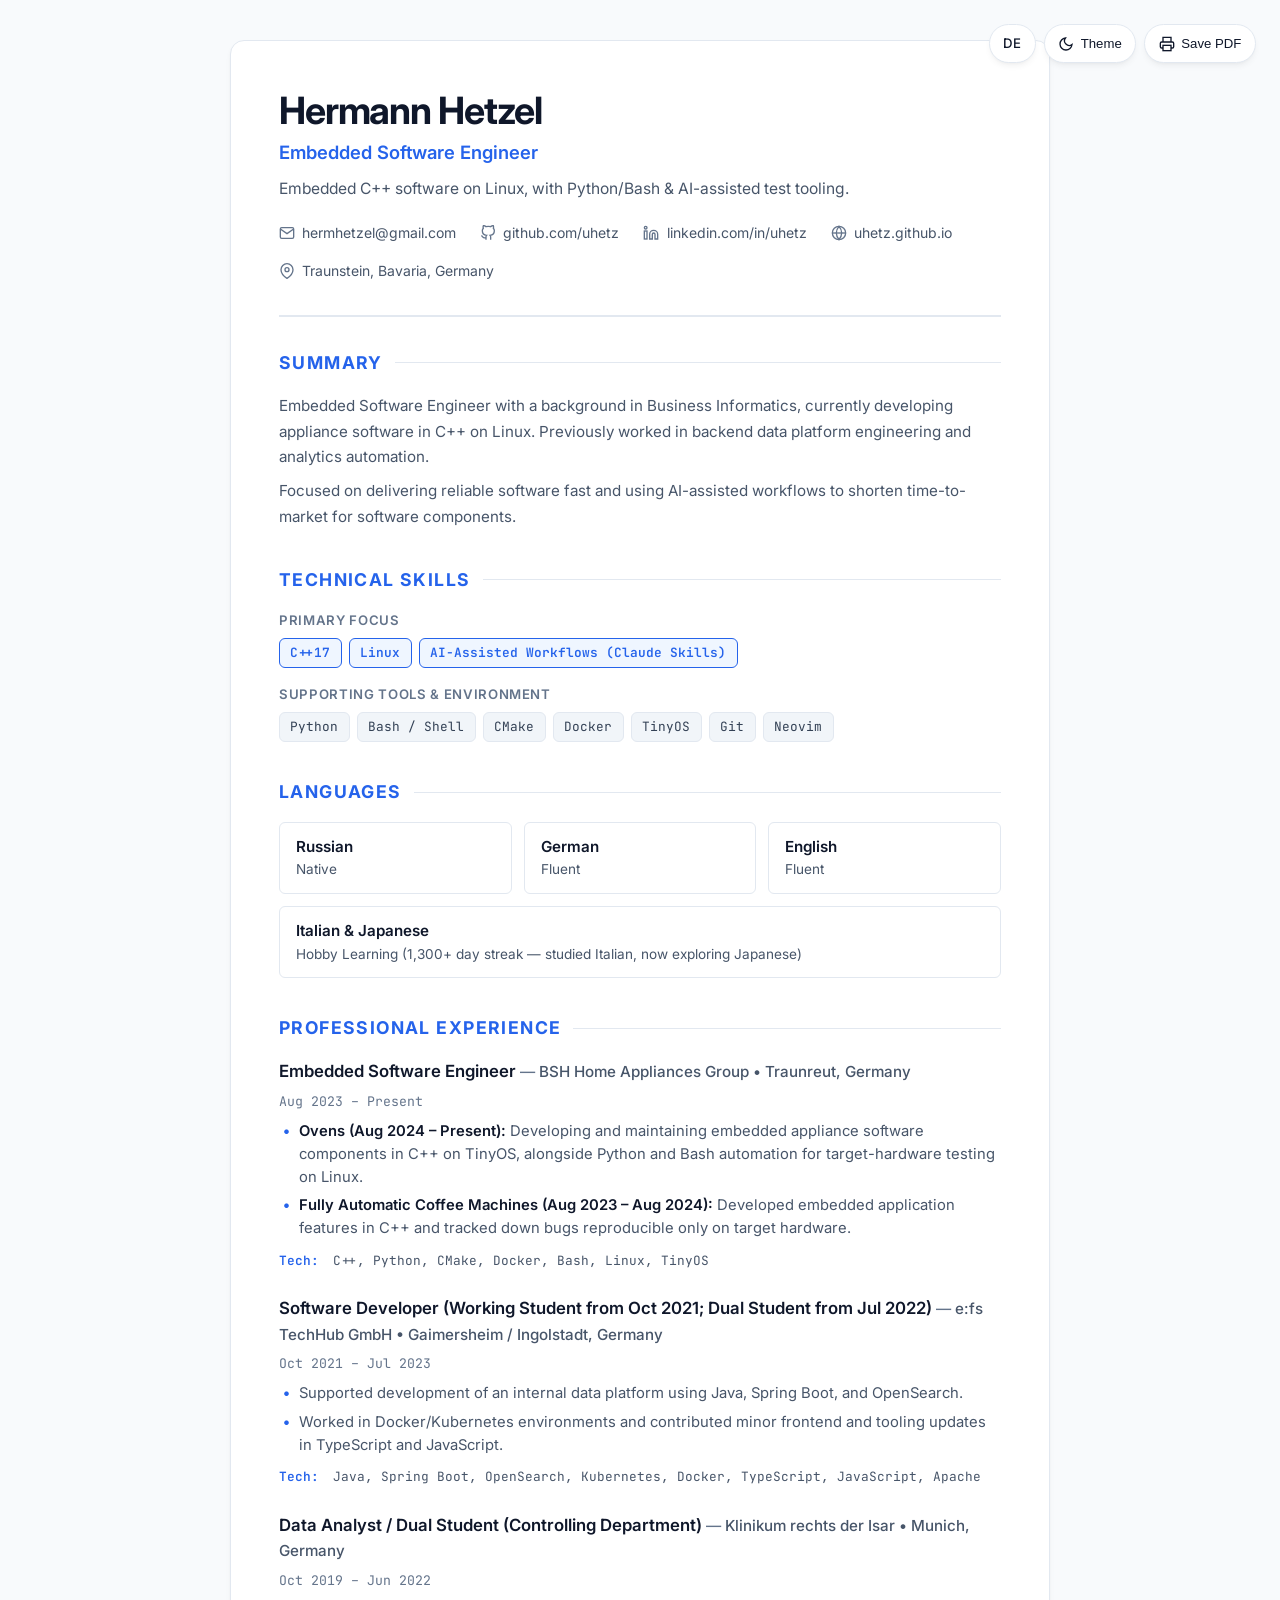
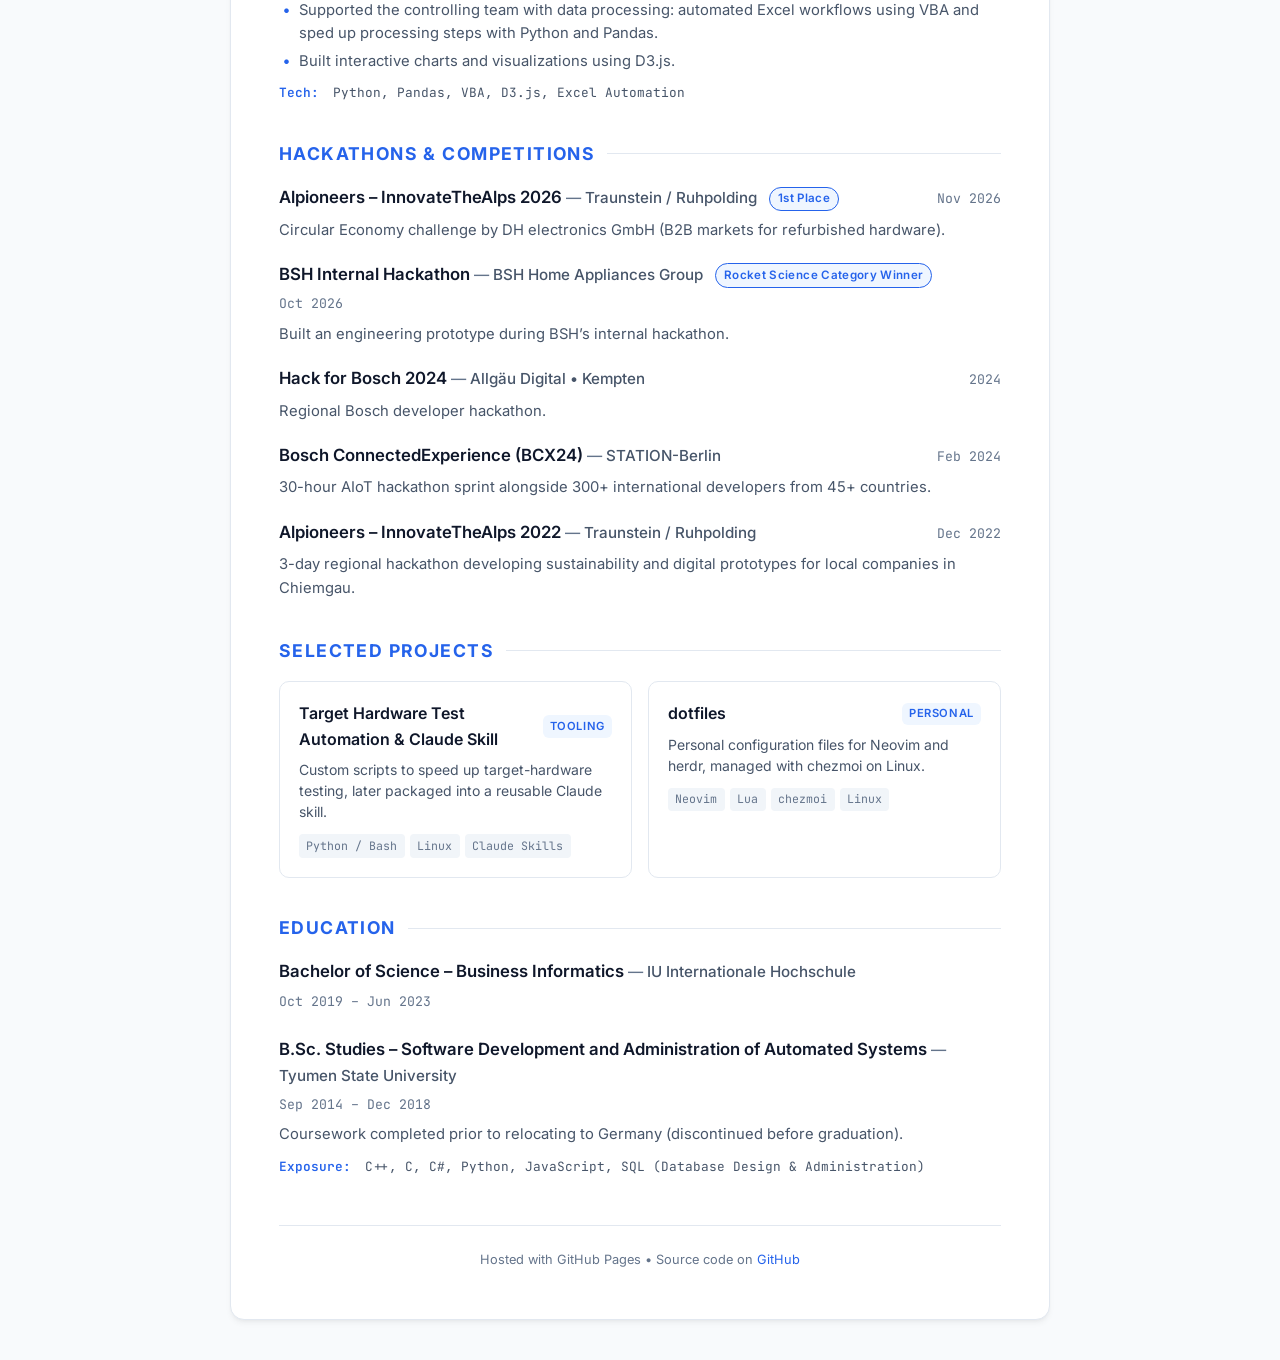
<file: index.html>
<!DOCTYPE html>
<html lang="en">
<head>
  <meta charset="UTF-8">
  <meta name="viewport" content="width=device-width, initial-scale=1.0">
  <title>Hermann Hetzel | CV</title>
  <meta name="description" content="Curriculum Vitae of Hermann Hetzel - Embedded Software Engineer">
  <link rel="stylesheet" href="style.css">
  <link rel="preconnect" href="https://fonts.googleapis.com">
  <link rel="preconnect" href="https://fonts.gstatic.com" crossorigin>
  <link href="https://fonts.googleapis.com/css2?family=Inter:wght@300;400;500;600;700&family=JetBrains+Mono:wght@400;500&display=swap" rel="stylesheet">
</head>
<body>
  <!-- Floating Action Bar for Web Visitors -->
  <aside class="floating-controls no-print" aria-label="Controls">
    <a href="de.html" class="control-btn" title="Auf Deutsch wechseln (DE)" aria-label="Auf Deutsch wechseln">
      <span class="btn-text">DE</span>
    </a>
    <button id="theme-toggle" class="control-btn" title="Toggle theme (Light/Dark)" aria-label="Toggle theme">
      <svg class="sun-icon" viewBox="0 0 24 24" fill="none" stroke="currentColor" stroke-width="2"><circle cx="12" cy="12" r="5"/><path d="M12 1v2M12 21v2M4.22 4.22l1.42 1.42M18.36 18.36l1.42 1.42M1 12h2M21 12h2M4.22 19.78l1.42-1.42M18.36 5.64l1.42-1.42"/></svg>
      <svg class="moon-icon" viewBox="0 0 24 24" fill="none" stroke="currentColor" stroke-width="2"><path d="M21 12.79A9 9 0 1 1 11.21 3 7 7 0 0 0 21 12.79z"/></svg>
      <span class="btn-text">Theme</span>
    </button>
    <button id="print-btn" class="control-btn" onclick="window.print()" title="Print or save as PDF" aria-label="Print or save as PDF">
      <svg viewBox="0 0 24 24" fill="none" stroke="currentColor" stroke-width="2"><polyline points="6 9 6 2 18 2 18 9"/><path d="M6 18H4a2 2 0 0 1-2-2v-5a2 2 0 0 1 2-2h16a2 2 0 0 1 2 2v5a2 2 0 0 1-2 2h-2"/><rect x="6" y="14" width="12" height="8"/></svg>
      <span class="btn-text">Save PDF</span>
    </button>
  </aside>

  <main class="cv-container">
    <!-- Header Section -->
    <header class="cv-header">
      <div class="header-main">
        <h1 class="name">Hermann Hetzel</h1>
        <p class="title">Embedded Software Engineer</p>
        <p class="tagline">Embedded C++ software on Linux, with Python/Bash &amp; AI-assisted test tooling.</p>
      </div>

      <nav class="contact-links" aria-label="Contact Information">
        <a href="mailto:hermhetzel@gmail.com" class="contact-item" title="Email">
          <svg class="icon" viewBox="0 0 24 24" fill="none" stroke="currentColor" stroke-width="2"><path d="M4 4h16c1.1 0 2 .9 2 2v12c0 1.1-.9 2-2 2H4c-1.1 0-2-.9-2-2V6c0-1.1.9-2 2-2z"/><polyline points="22,6 12,13 2,6"/></svg>
          <span>hermhetzel@gmail.com</span>
        </a>
        <a href="https://github.com/uhetz" target="_blank" rel="noopener noreferrer" class="contact-item" title="GitHub">
          <svg class="icon" viewBox="0 0 24 24" fill="none" stroke="currentColor" stroke-width="2"><path d="M9 19c-5 1.5-5-2.5-7-3m14 6v-3.87a3.37 3.37 0 0 0-.94-2.61c3.14-.35 6.44-1.54 6.44-7A5.44 5.44 0 0 0 20 4.77 5.07 5.07 0 0 0 19.91 1S18.73.65 16 2.48a13.38 13.38 0 0 0-7 0C6.27.65 5.09 1 5.09 1A5.07 5.07 0 0 0 5 4.77a5.44 5.44 0 0 0-1.5 3.78c0 5.42 3.3 6.61 6.44 7A3.37 3.37 0 0 0 9 18.13V22"/></svg>
          <span>github.com/uhetz</span>
        </a>
        <a href="https://www.linkedin.com/in/uhetz/" target="_blank" rel="noopener noreferrer" class="contact-item" title="LinkedIn">
          <svg class="icon" viewBox="0 0 24 24" fill="none" stroke="currentColor" stroke-width="2"><path d="M16 8a6 6 0 0 1 6 6v7h-4v-7a2 2 0 0 0-2-2 2 2 0 0 0-2 2v7h-4v-7a6 6 0 0 1 6-6z"/><rect x="2" y="9" width="4" height="12"/><circle cx="4" cy="4" r="2"/></svg>
          <span>linkedin.com/in/uhetz</span>
        </a>
        <a href="https://uhetz.github.io" target="_blank" rel="noopener noreferrer" class="contact-item" title="Blog / Website">
          <svg class="icon" viewBox="0 0 24 24" fill="none" stroke="currentColor" stroke-width="2"><circle cx="12" cy="12" r="10"/><line x1="2" y1="12" x2="22" y2="12"/><path d="M12 2a15.3 15.3 0 0 1 4 10 15.3 15.3 0 0 1-4 10 15.3 15.3 0 0 1-4-10 15.3 15.3 0 0 1 4-10z"/></svg>
          <span>uhetz.github.io</span>
        </a>
        <span class="contact-item">
          <svg class="icon" viewBox="0 0 24 24" fill="none" stroke="currentColor" stroke-width="2"><path d="M21 10c0 7-9 13-9 13s-9-6-9-13a9 9 0 0 1 18 0z"/><circle cx="12" cy="10" r="3"/></svg>
          <span>Traunstein, Bavaria, Germany</span>
        </span>
      </nav>
    </header>

    <!-- Summary -->
    <section class="cv-section" id="summary">
      <h2 class="section-title">Summary</h2>
      <p class="summary-text">
        Embedded Software Engineer with a background in Business Informatics, currently developing appliance software in C++ on Linux.
        Previously worked in backend data platform engineering and analytics automation.
      </p>
      <p class="summary-text">
        Focused on delivering reliable software fast and using AI-assisted workflows to shorten time-to-market for software components.
      </p>
    </section>

    <!-- Technical Skills -->
    <section class="cv-section" id="skills">
      <h2 class="section-title">Technical Skills</h2>
      <div class="skills-grid">
        <div class="skill-category">
          <span class="category-name">Primary Focus</span>
          <div class="skill-tags">
            <span class="tag tag-primary">C++17</span>
            <span class="tag tag-primary">Linux</span>
            <span class="tag tag-primary">AI-Assisted Workflows (Claude Skills)</span>
          </div>
        </div>

        <div class="skill-category">
          <span class="category-name">Supporting Tools &amp; Environment</span>
          <div class="skill-tags">
            <span class="tag">Python</span>
            <span class="tag">Bash / Shell</span>
            <span class="tag">CMake</span>
            <span class="tag">Docker</span>
            <span class="tag">TinyOS</span>
            <span class="tag">Git</span>
            <span class="tag">Neovim</span>
          </div>
        </div>
      </div>
    </section>

    <!-- Languages (Overview Page 1) -->
    <section class="cv-section" id="languages">
      <h2 class="section-title">Languages</h2>
      <div class="languages-grid">
        <div class="language-item">
          <span class="lang-name">Russian</span>
          <span class="lang-level">Native</span>
        </div>
        <div class="language-item">
          <span class="lang-name">German</span>
          <span class="lang-level">Fluent</span>
        </div>
        <div class="language-item">
          <span class="lang-name">English</span>
          <span class="lang-level">Fluent</span>
        </div>
        <div class="language-item language-hobby">
          <span class="lang-name">Italian &amp; Japanese</span>
          <span class="lang-level">Hobby Learning (1,300+ day streak &mdash; studied Italian, now exploring Japanese)</span>
        </div>
      </div>
    </section>

    <!-- Experience (Page 2 in Print) -->
    <section class="cv-section print-page-break" id="experience">
      <h2 class="section-title">Professional Experience</h2>

      <!-- BSH Home Appliances Group -->
      <article class="timeline-item">
        <div class="timeline-header">
          <div>
            <h3 class="role">Embedded Software Engineer</h3>
            <span class="organization">BSH Home Appliances Group &bull; Traunreut, Germany</span>
          </div>
          <span class="time-period">Aug 2023 &ndash; Present</span>
        </div>
        <ul class="bullet-list">
          <li><strong>Ovens (Aug 2024 &ndash; Present):</strong> Developing and maintaining embedded appliance software components in C++ on TinyOS, alongside Python and Bash automation for target-hardware testing on Linux.</li>
          <li><strong>Fully Automatic Coffee Machines (Aug 2023 &ndash; Aug 2024):</strong> Developed embedded application features in C++ and tracked down bugs reproducible only on target hardware.</li>
        </ul>
        <div class="timeline-tech">
          <span class="tech-label">Tech:</span> C++, Python, CMake, Docker, Bash, Linux, TinyOS
        </div>
      </article>

      <!-- e:fs TechHub GmbH -->
      <article class="timeline-item">
        <div class="timeline-header">
          <div>
            <h3 class="role">Software Developer (Working Student from Oct 2021; Dual Student from Jul 2022)</h3>
            <span class="organization">e:fs TechHub GmbH &bull; Gaimersheim / Ingolstadt, Germany</span>
          </div>
          <span class="time-period">Oct 2021 &ndash; Jul 2023</span>
        </div>
        <ul class="bullet-list">
          <li>Supported development of an internal data platform using Java, Spring Boot, and OpenSearch.</li>
          <li>Worked in Docker/Kubernetes environments and contributed minor frontend and tooling updates in TypeScript and JavaScript.</li>
        </ul>
        <div class="timeline-tech">
          <span class="tech-label">Tech:</span> Java, Spring Boot, OpenSearch, Kubernetes, Docker, TypeScript, JavaScript, Apache
        </div>
      </article>

      <!-- Klinikum rechts der Isar -->
      <article class="timeline-item">
        <div class="timeline-header">
          <div>
            <h3 class="role">Data Analyst / Dual Student (Controlling Department)</h3>
            <span class="organization">Klinikum rechts der Isar &bull; Munich, Germany</span>
          </div>
          <span class="time-period">Oct 2019 &ndash; Jun 2022</span>
        </div>
        <ul class="bullet-list">
          <li>Supported the controlling team with data processing: automated Excel workflows using VBA and sped up processing steps with Python and Pandas.</li>
          <li>Built interactive charts and visualizations using D3.js.</li>
        </ul>
        <div class="timeline-tech">
          <span class="tech-label">Tech:</span> Python, Pandas, VBA, D3.js, Excel Automation
        </div>
      </article>
    </section>

    <!-- Hackathons & Competitions (Page 3 in Print) -->
    <section class="cv-section print-page-break" id="hackathons">
      <h2 class="section-title">Hackathons &amp; Competitions</h2>

      <article class="timeline-item hackathon-item">
        <div class="timeline-header">
          <div>
            <h3 class="role"><a href="https://alpioneers.com/challenges-innovatethealps-hackathon-2026/" target="_blank" rel="noopener noreferrer">Alpioneers &ndash; InnovateTheAlps 2026</a></h3>
            <span class="organization">Traunstein / Ruhpolding</span>
            <span class="award-badge">1st Place</span>
          </div>
          <span class="time-period">Nov 2026</span>
        </div>
        <p class="education-details">Circular Economy challenge by DH electronics GmbH (B2B markets for refurbished hardware).</p>
      </article>

      <article class="timeline-item hackathon-item">
        <div class="timeline-header">
          <div>
            <h3 class="role">BSH Internal Hackathon</h3>
            <span class="organization">BSH Home Appliances Group</span>
            <span class="award-badge">Rocket Science Category Winner</span>
          </div>
          <span class="time-period">Oct 2026</span>
        </div>
        <p class="education-details">Built an engineering prototype during BSH&rsquo;s internal hackathon.</p>
      </article>

      <article class="timeline-item hackathon-item">
        <div class="timeline-header">
          <div>
            <h3 class="role"><a href="https://b2b.allgaeu.de/allgaeudigital" target="_blank" rel="noopener noreferrer">Hack for Bosch 2024</a></h3>
            <span class="organization">Allg&auml;u Digital &bull; Kempten</span>
          </div>
          <span class="time-period">2024</span>
        </div>
        <p class="education-details">Regional Bosch developer hackathon.</p>
      </article>

      <article class="timeline-item hackathon-item">
        <div class="timeline-header">
          <div>
            <h3 class="role"><a href="https://www.prototype.club/this-was-bcx-24/" target="_blank" rel="noopener noreferrer">Bosch ConnectedExperience (BCX24)</a></h3>
            <span class="organization">STATION-Berlin</span>
          </div>
          <span class="time-period">Feb 2024</span>
        </div>
        <p class="education-details">30-hour AIoT hackathon sprint alongside 300+ international developers from 45+ countries.</p>
      </article>

      <article class="timeline-item hackathon-item">
        <div class="timeline-header">
          <div>
            <h3 class="role"><a href="https://www.stellwerk18.de/alpioneers-innovate-the-alps-hackathon-2022/" target="_blank" rel="noopener noreferrer">Alpioneers &ndash; InnovateTheAlps 2022</a></h3>
            <span class="organization">Traunstein / Ruhpolding</span>
          </div>
          <span class="time-period">Dec 2022</span>
        </div>
        <p class="education-details">3-day regional hackathon developing sustainability and digital prototypes for local companies in Chiemgau.</p>
      </article>
    </section>

    <!-- Projects -->
    <section class="cv-section" id="projects">
      <h2 class="section-title">Selected Projects</h2>

      <div class="projects-grid">
        <article class="project-card">
          <div class="project-header">
            <h3 class="project-title">Target Hardware Test Automation &amp; Claude Skill</h3>
            <span class="project-badge">Tooling</span>
          </div>
          <p class="project-desc">Custom scripts to speed up target-hardware testing, later packaged into a reusable Claude skill.</p>
          <div class="project-tags">
            <span class="mini-tag">Python / Bash</span>
            <span class="mini-tag">Linux</span>
            <span class="mini-tag">Claude Skills</span>
          </div>
        </article>

        <article class="project-card">
          <div class="project-header">
            <h3 class="project-title">
              <a href="https://github.com/uhetz/dotfiles" target="_blank" rel="noopener noreferrer">dotfiles</a>
            </h3>
            <span class="project-badge">Personal</span>
          </div>
          <p class="project-desc">Personal configuration files for Neovim and herdr, managed with chezmoi on Linux.</p>
          <div class="project-tags">
            <span class="mini-tag">Neovim</span>
            <span class="mini-tag">Lua</span>
            <span class="mini-tag">chezmoi</span>
            <span class="mini-tag">Linux</span>
          </div>
        </article>
      </div>
    </section>

    <!-- Education -->
    <section class="cv-section" id="education">
      <h2 class="section-title">Education</h2>

      <article class="timeline-item">
        <div class="timeline-header">
          <div>
            <h3 class="role">Bachelor of Science &ndash; Business Informatics</h3>
            <span class="organization">IU Internationale Hochschule</span>
          </div>
          <span class="time-period">Oct 2019 &ndash; Jun 2023</span>
        </div>
      </article>

      <article class="timeline-item">
        <div class="timeline-header">
          <div>
            <h3 class="role">B.Sc. Studies &ndash; Software Development and Administration of Automated Systems</h3>
            <span class="organization">Tyumen State University</span>
          </div>
          <span class="time-period">Sep 2014 &ndash; Dec 2018</span>
        </div>
        <p class="education-details">
          Coursework completed prior to relocating to Germany (discontinued before graduation).
        </p>
        <div class="timeline-tech">
          <span class="tech-label">Exposure:</span> C++, C, C#, Python, JavaScript, SQL (Database Design &amp; Administration)
        </div>
      </article>
    </section>

    <!-- Footer -->
    <footer class="cv-footer no-print">
      <p>Hosted with GitHub Pages &bull; Source code on <a href="https://github.com/uhetz/cv" target="_blank" rel="noopener noreferrer">GitHub</a></p>
    </footer>
  </main>

  <script>
    // Theme toggle logic (System preference + LocalStorage)
    const toggleBtn = document.getElementById('theme-toggle');
    const prefersDark = window.matchMedia('(prefers-color-scheme: dark)');
    
    function setTheme(theme) {
      document.documentElement.setAttribute('data-theme', theme);
      localStorage.setItem('theme', theme);
    }

    const savedTheme = localStorage.getItem('theme') || (prefersDark.matches ? 'dark' : 'light');
    setTheme(savedTheme);

    toggleBtn.addEventListener('click', () => {
      const current = document.documentElement.getAttribute('data-theme') || 'light';
      setTheme(current === 'dark' ? 'light' : 'dark');
    });

    prefersDark.addEventListener('change', (e) => {
      if (!localStorage.getItem('theme')) {
        setTheme(e.matches ? 'dark' : 'light');
      }
    });
  </script>
</body>
</html>
</file>
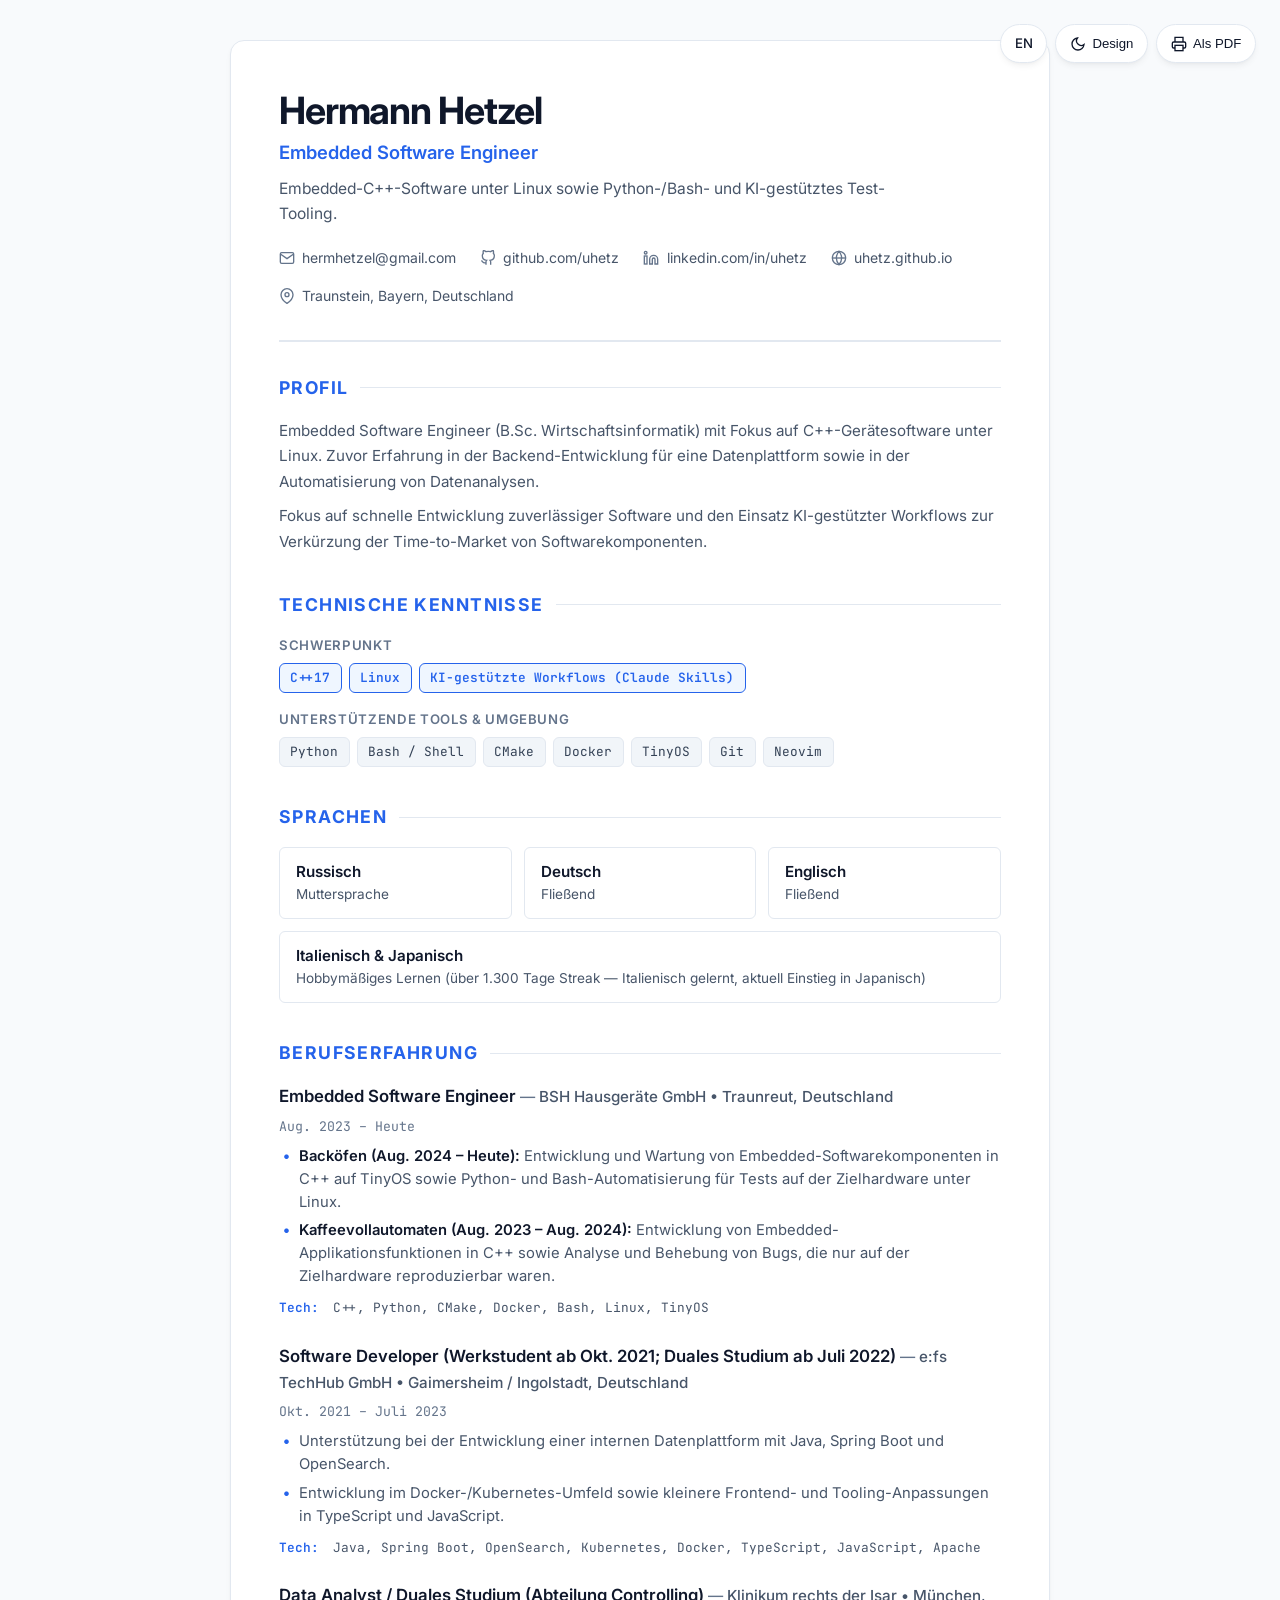
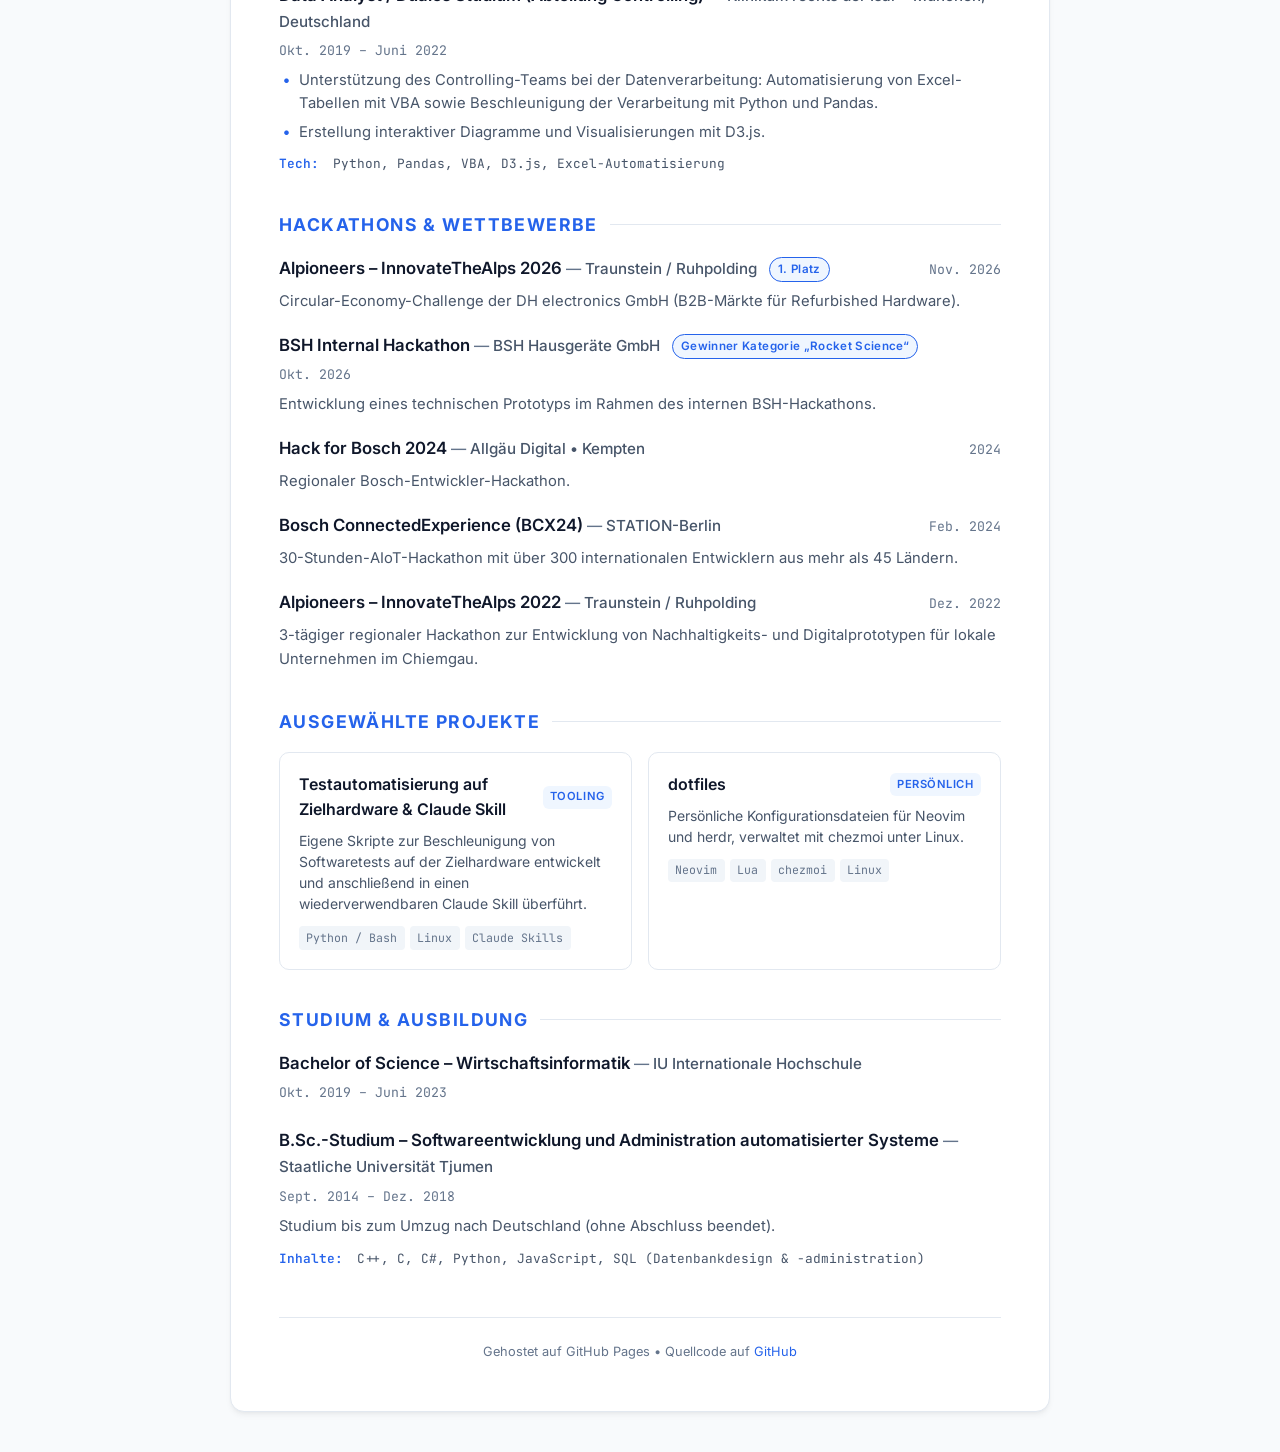
<file: de.html>
<!DOCTYPE html>
<html lang="de">
<head>
  <meta charset="UTF-8">
  <meta name="viewport" content="width=device-width, initial-scale=1.0">
  <title>Hermann Hetzel | Lebenslauf</title>
  <meta name="description" content="Lebenslauf von Hermann Hetzel - Embedded Software Engineer">
  <link rel="stylesheet" href="style.css">
  <link rel="preconnect" href="https://fonts.googleapis.com">
  <link rel="preconnect" href="https://fonts.gstatic.com" crossorigin>
  <link href="https://fonts.googleapis.com/css2?family=Inter:wght@300;400;500;600;700&family=JetBrains+Mono:wght@400;500&display=swap" rel="stylesheet">
</head>
<body>
  <!-- Floating Action Bar for Web Visitors -->
  <aside class="floating-controls no-print" aria-label="Steuerung">
    <a href="index.html" class="control-btn" title="Switch to English (EN)" aria-label="Switch to English">
      <span class="btn-text">EN</span>
    </a>
    <button id="theme-toggle" class="control-btn" title="Design wechseln (Hell/Dunkel)" aria-label="Design wechseln">
      <svg class="sun-icon" viewBox="0 0 24 24" fill="none" stroke="currentColor" stroke-width="2"><circle cx="12" cy="12" r="5"/><path d="M12 1v2M12 21v2M4.22 4.22l1.42 1.42M18.36 18.36l1.42 1.42M1 12h2M21 12h2M4.22 19.78l1.42-1.42M18.36 5.64l1.42-1.42"/></svg>
      <svg class="moon-icon" viewBox="0 0 24 24" fill="none" stroke="currentColor" stroke-width="2"><path d="M21 12.79A9 9 0 1 1 11.21 3 7 7 0 0 0 21 12.79z"/></svg>
      <span class="btn-text">Design</span>
    </button>
    <button id="print-btn" class="control-btn" onclick="window.print()" title="Drucken oder als PDF speichern" aria-label="Als PDF speichern">
      <svg viewBox="0 0 24 24" fill="none" stroke="currentColor" stroke-width="2"><polyline points="6 9 6 2 18 2 18 9"/><path d="M6 18H4a2 2 0 0 1-2-2v-5a2 2 0 0 1 2-2h16a2 2 0 0 1 2 2v5a2 2 0 0 1-2 2h-2"/><rect x="6" y="14" width="12" height="8"/></svg>
      <span class="btn-text">Als PDF</span>
    </button>
  </aside>

  <main class="cv-container">
    <!-- Header Section -->
    <header class="cv-header">
      <div class="header-main">
        <h1 class="name">Hermann Hetzel</h1>
        <p class="title">Embedded Software Engineer</p>
        <p class="tagline">Embedded-C++-Software unter Linux sowie Python-/Bash- und KI-gest&uuml;tztes Test-Tooling.</p>
      </div>

      <nav class="contact-links" aria-label="Kontaktinformationen">
        <a href="mailto:hermhetzel@gmail.com" class="contact-item" title="E-Mail">
          <svg class="icon" viewBox="0 0 24 24" fill="none" stroke="currentColor" stroke-width="2"><path d="M4 4h16c1.1 0 2 .9 2 2v12c0 1.1-.9 2-2 2H4c-1.1 0-2-.9-2-2V6c0-1.1.9-2 2-2z"/><polyline points="22,6 12,13 2,6"/></svg>
          <span>hermhetzel@gmail.com</span>
        </a>
        <a href="https://github.com/uhetz" target="_blank" rel="noopener noreferrer" class="contact-item" title="GitHub">
          <svg class="icon" viewBox="0 0 24 24" fill="none" stroke="currentColor" stroke-width="2"><path d="M9 19c-5 1.5-5-2.5-7-3m14 6v-3.87a3.37 3.37 0 0 0-.94-2.61c3.14-.35 6.44-1.54 6.44-7A5.44 5.44 0 0 0 20 4.77 5.07 5.07 0 0 0 19.91 1S18.73.65 16 2.48a13.38 13.38 0 0 0-7 0C6.27.65 5.09 1 5.09 1A5.07 5.07 0 0 0 5 4.77a5.44 5.44 0 0 0-1.5 3.78c0 5.42 3.3 6.61 6.44 7A3.37 3.37 0 0 0 9 18.13V22"/></svg>
          <span>github.com/uhetz</span>
        </a>
        <a href="https://www.linkedin.com/in/uhetz/" target="_blank" rel="noopener noreferrer" class="contact-item" title="LinkedIn">
          <svg class="icon" viewBox="0 0 24 24" fill="none" stroke="currentColor" stroke-width="2"><path d="M16 8a6 6 0 0 1 6 6v7h-4v-7a2 2 0 0 0-2-2 2 2 0 0 0-2 2v7h-4v-7a6 6 0 0 1 6-6z"/><rect x="2" y="9" width="4" height="12"/><circle cx="4" cy="4" r="2"/></svg>
          <span>linkedin.com/in/uhetz</span>
        </a>
        <a href="https://uhetz.github.io" target="_blank" rel="noopener noreferrer" class="contact-item" title="Blog / Webseite">
          <svg class="icon" viewBox="0 0 24 24" fill="none" stroke="currentColor" stroke-width="2"><circle cx="12" cy="12" r="10"/><line x1="2" y1="12" x2="22" y2="12"/><path d="M12 2a15.3 15.3 0 0 1 4 10 15.3 15.3 0 0 1-4 10 15.3 15.3 0 0 1-4-10 15.3 15.3 0 0 1 4-10z"/></svg>
          <span>uhetz.github.io</span>
        </a>
        <span class="contact-item">
          <svg class="icon" viewBox="0 0 24 24" fill="none" stroke="currentColor" stroke-width="2"><path d="M21 10c0 7-9 13-9 13s-9-6-9-13a9 9 0 0 1 18 0z"/><circle cx="12" cy="10" r="3"/></svg>
          <span>Traunstein, Bayern, Deutschland</span>
        </span>
      </nav>
    </header>

    <!-- Summary -->
    <section class="cv-section" id="summary">
      <h2 class="section-title">Profil</h2>
      <p class="summary-text">
        Embedded Software Engineer (B.Sc. Wirtschaftsinformatik) mit Fokus auf C++-Ger&auml;tesoftware unter Linux.
        Zuvor Erfahrung in der Backend-Entwicklung f&uuml;r eine Datenplattform sowie in der Automatisierung von Datenanalysen.
      </p>
      <p class="summary-text">
        Fokus auf schnelle Entwicklung zuverl&auml;ssiger Software und den Einsatz KI-gest&uuml;tzter Workflows zur Verk&uuml;rzung der Time-to-Market von Softwarekomponenten.
      </p>
    </section>

    <!-- Technical Skills -->
    <section class="cv-section" id="skills">
      <h2 class="section-title">Technische Kenntnisse</h2>
      <div class="skills-grid">
        <div class="skill-category">
          <span class="category-name">Schwerpunkt</span>
          <div class="skill-tags">
            <span class="tag tag-primary">C++17</span>
            <span class="tag tag-primary">Linux</span>
            <span class="tag tag-primary">KI-gest&uuml;tzte Workflows (Claude Skills)</span>
          </div>
        </div>

        <div class="skill-category">
          <span class="category-name">Unterst&uuml;tzende Tools &amp; Umgebung</span>
          <div class="skill-tags">
            <span class="tag">Python</span>
            <span class="tag">Bash / Shell</span>
            <span class="tag">CMake</span>
            <span class="tag">Docker</span>
            <span class="tag">TinyOS</span>
            <span class="tag">Git</span>
            <span class="tag">Neovim</span>
          </div>
        </div>
      </div>
    </section>

    <!-- Languages (Overview Page 1) -->
    <section class="cv-section" id="languages">
      <h2 class="section-title">Sprachen</h2>
      <div class="languages-grid">
        <div class="language-item">
          <span class="lang-name">Russisch</span>
          <span class="lang-level">Muttersprache</span>
        </div>
        <div class="language-item">
          <span class="lang-name">Deutsch</span>
          <span class="lang-level">Flie&szlig;end</span>
        </div>
        <div class="language-item">
          <span class="lang-name">Englisch</span>
          <span class="lang-level">Flie&szlig;end</span>
        </div>
        <div class="language-item language-hobby">
          <span class="lang-name">Italienisch &amp; Japanisch</span>
          <span class="lang-level">Hobbym&auml;&szlig;iges Lernen (&uuml;ber 1.300 Tage Streak &mdash; Italienisch gelernt, aktuell Einstieg in Japanisch)</span>
        </div>
      </div>
    </section>

    <!-- Experience (Page 2 in Print) -->
    <section class="cv-section print-page-break" id="experience">
      <h2 class="section-title">Berufserfahrung</h2>

      <!-- BSH Home Appliances Group -->
      <article class="timeline-item">
        <div class="timeline-header">
          <div>
            <h3 class="role">Embedded Software Engineer</h3>
            <span class="organization">BSH Hausger&auml;te GmbH &bull; Traunreut, Deutschland</span>
          </div>
          <span class="time-period">Aug. 2023 &ndash; Heute</span>
        </div>
        <ul class="bullet-list">
          <li><strong>Back&ouml;fen (Aug. 2024 &ndash; Heute):</strong> Entwicklung und Wartung von Embedded-Softwarekomponenten in C++ auf TinyOS sowie Python- und Bash-Automatisierung f&uuml;r Tests auf der Zielhardware unter Linux.</li>
          <li><strong>Kaffeevollautomaten (Aug. 2023 &ndash; Aug. 2024):</strong> Entwicklung von Embedded-Applikationsfunktionen in C++ sowie Analyse und Behebung von Bugs, die nur auf der Zielhardware reproduzierbar waren.</li>
        </ul>
        <div class="timeline-tech">
          <span class="tech-label">Tech:</span> C++, Python, CMake, Docker, Bash, Linux, TinyOS
        </div>
      </article>

      <!-- e:fs TechHub GmbH -->
      <article class="timeline-item">
        <div class="timeline-header">
          <div>
            <h3 class="role">Software Developer (Werkstudent ab Okt. 2021; Duales Studium ab Juli 2022)</h3>
            <span class="organization">e:fs TechHub GmbH &bull; Gaimersheim / Ingolstadt, Deutschland</span>
          </div>
          <span class="time-period">Okt. 2021 &ndash; Juli 2023</span>
        </div>
        <ul class="bullet-list">
          <li>Unterst&uuml;tzung bei der Entwicklung einer internen Datenplattform mit Java, Spring Boot und OpenSearch.</li>
          <li>Entwicklung im Docker-/Kubernetes-Umfeld sowie kleinere Frontend- und Tooling-Anpassungen in TypeScript und JavaScript.</li>
        </ul>
        <div class="timeline-tech">
          <span class="tech-label">Tech:</span> Java, Spring Boot, OpenSearch, Kubernetes, Docker, TypeScript, JavaScript, Apache
        </div>
      </article>

      <!-- Klinikum rechts der Isar -->
      <article class="timeline-item">
        <div class="timeline-header">
          <div>
            <h3 class="role">Data Analyst / Duales Studium (Abteilung Controlling)</h3>
            <span class="organization">Klinikum rechts der Isar &bull; M&uuml;nchen, Deutschland</span>
          </div>
          <span class="time-period">Okt. 2019 &ndash; Juni 2022</span>
        </div>
        <ul class="bullet-list">
          <li>Unterst&uuml;tzung des Controlling-Teams bei der Datenverarbeitung: Automatisierung von Excel-Tabellen mit VBA sowie Beschleunigung der Verarbeitung mit Python und Pandas.</li>
          <li>Erstellung interaktiver Diagramme und Visualisierungen mit D3.js.</li>
        </ul>
        <div class="timeline-tech">
          <span class="tech-label">Tech:</span> Python, Pandas, VBA, D3.js, Excel-Automatisierung
        </div>
      </article>
    </section>

    <!-- Hackathons & Competitions (Page 3 in Print) -->
    <section class="cv-section print-page-break" id="hackathons">
      <h2 class="section-title">Hackathons &amp; Wettbewerbe</h2>

      <article class="timeline-item hackathon-item">
        <div class="timeline-header">
          <div>
            <h3 class="role"><a href="https://alpioneers.com/challenges-innovatethealps-hackathon-2026/" target="_blank" rel="noopener noreferrer">Alpioneers &ndash; InnovateTheAlps 2026</a></h3>
            <span class="organization">Traunstein / Ruhpolding</span>
            <span class="award-badge">1. Platz</span>
          </div>
          <span class="time-period">Nov. 2026</span>
        </div>
        <p class="education-details">Circular-Economy-Challenge der DH electronics GmbH (B2B-M&auml;rkte f&uuml;r Refurbished Hardware).</p>
      </article>

      <article class="timeline-item hackathon-item">
        <div class="timeline-header">
          <div>
            <h3 class="role">BSH Internal Hackathon</h3>
            <span class="organization">BSH Hausger&auml;te GmbH</span>
            <span class="award-badge">Gewinner Kategorie &bdquo;Rocket Science&ldquo;</span>
          </div>
          <span class="time-period">Okt. 2026</span>
        </div>
        <p class="education-details">Entwicklung eines technischen Prototyps im Rahmen des internen BSH-Hackathons.</p>
      </article>

      <article class="timeline-item hackathon-item">
        <div class="timeline-header">
          <div>
            <h3 class="role"><a href="https://b2b.allgaeu.de/allgaeudigital" target="_blank" rel="noopener noreferrer">Hack for Bosch 2024</a></h3>
            <span class="organization">Allg&auml;u Digital &bull; Kempten</span>
          </div>
          <span class="time-period">2024</span>
        </div>
        <p class="education-details">Regionaler Bosch-Entwickler-Hackathon.</p>
      </article>

      <article class="timeline-item hackathon-item">
        <div class="timeline-header">
          <div>
            <h3 class="role"><a href="https://www.prototype.club/this-was-bcx-24/" target="_blank" rel="noopener noreferrer">Bosch ConnectedExperience (BCX24)</a></h3>
            <span class="organization">STATION-Berlin</span>
          </div>
          <span class="time-period">Feb. 2024</span>
        </div>
        <p class="education-details">30-Stunden-AIoT-Hackathon mit &uuml;ber 300 internationalen Entwicklern aus mehr als 45 L&auml;ndern.</p>
      </article>

      <article class="timeline-item hackathon-item">
        <div class="timeline-header">
          <div>
            <h3 class="role"><a href="https://www.stellwerk18.de/alpioneers-innovate-the-alps-hackathon-2022/" target="_blank" rel="noopener noreferrer">Alpioneers &ndash; InnovateTheAlps 2022</a></h3>
            <span class="organization">Traunstein / Ruhpolding</span>
          </div>
          <span class="time-period">Dez. 2022</span>
        </div>
        <p class="education-details">3-t&auml;giger regionaler Hackathon zur Entwicklung von Nachhaltigkeits- und Digitalprototypen f&uuml;r lokale Unternehmen im Chiemgau.</p>
      </article>
    </section>

    <!-- Projects -->
    <section class="cv-section" id="projects">
      <h2 class="section-title">Ausgew&auml;hlte Projekte</h2>

      <div class="projects-grid">
        <article class="project-card">
          <div class="project-header">
            <h3 class="project-title">Testautomatisierung auf Zielhardware &amp; Claude Skill</h3>
            <span class="project-badge">Tooling</span>
          </div>
          <p class="project-desc">Eigene Skripte zur Beschleunigung von Softwaretests auf der Zielhardware entwickelt und anschlie&szlig;end in einen wiederverwendbaren Claude Skill &uuml;berf&uuml;hrt.</p>
          <div class="project-tags">
            <span class="mini-tag">Python / Bash</span>
            <span class="mini-tag">Linux</span>
            <span class="mini-tag">Claude Skills</span>
          </div>
        </article>

        <article class="project-card">
          <div class="project-header">
            <h3 class="project-title">
              <a href="https://github.com/uhetz/dotfiles" target="_blank" rel="noopener noreferrer">dotfiles</a>
            </h3>
            <span class="project-badge">Pers&ouml;nlich</span>
          </div>
          <p class="project-desc">Pers&ouml;nliche Konfigurationsdateien f&uuml;r Neovim und herdr, verwaltet mit chezmoi unter Linux.</p>
          <div class="project-tags">
            <span class="mini-tag">Neovim</span>
            <span class="mini-tag">Lua</span>
            <span class="mini-tag">chezmoi</span>
            <span class="mini-tag">Linux</span>
          </div>
        </article>
      </div>
    </section>

    <!-- Education -->
    <section class="cv-section" id="education">
      <h2 class="section-title">Studium &amp; Ausbildung</h2>

      <article class="timeline-item">
        <div class="timeline-header">
          <div>
            <h3 class="role">Bachelor of Science &ndash; Wirtschaftsinformatik</h3>
            <span class="organization">IU Internationale Hochschule</span>
          </div>
          <span class="time-period">Okt. 2019 &ndash; Juni 2023</span>
        </div>
      </article>

      <article class="timeline-item">
        <div class="timeline-header">
          <div>
            <h3 class="role">B.Sc.-Studium &ndash; Softwareentwicklung und Administration automatisierter Systeme</h3>
            <span class="organization">Staatliche Universit&auml;t Tjumen</span>
          </div>
          <span class="time-period">Sept. 2014 &ndash; Dez. 2018</span>
        </div>
        <p class="education-details">
          Studium bis zum Umzug nach Deutschland (ohne Abschluss beendet).
        </p>
        <div class="timeline-tech">
          <span class="tech-label">Inhalte:</span> C++, C, C#, Python, JavaScript, SQL (Datenbankdesign &amp; -administration)
        </div>
      </article>
    </section>

    <!-- Footer -->
    <footer class="cv-footer no-print">
      <p>Gehostet auf GitHub Pages &bull; Quellcode auf <a href="https://github.com/uhetz/cv" target="_blank" rel="noopener noreferrer">GitHub</a></p>
    </footer>
  </main>

  <script>
    // Theme toggle logic (System preference + LocalStorage)
    const toggleBtn = document.getElementById('theme-toggle');
    const prefersDark = window.matchMedia('(prefers-color-scheme: dark)');
    
    function setTheme(theme) {
      document.documentElement.setAttribute('data-theme', theme);
      localStorage.setItem('theme', theme);
    }

    const savedTheme = localStorage.getItem('theme') || (prefersDark.matches ? 'dark' : 'light');
    setTheme(savedTheme);

    toggleBtn.addEventListener('click', () => {
      const current = document.documentElement.getAttribute('data-theme') || 'light';
      setTheme(current === 'dark' ? 'light' : 'dark');
    });

    prefersDark.addEventListener('change', (e) => {
      if (!localStorage.getItem('theme')) {
        setTheme(e.matches ? 'dark' : 'light');
      }
    });
  </script>
</body>
</html>
</file>
<file: style.css>
/* ==========================================================================
   Base Design Tokens & Themes
   ========================================================================== */
:root {
  --bg-primary: #f8fafc;
  --bg-surface: #ffffff;
  --text-primary: #0f172a;
  --text-secondary: #475569;
  --text-muted: #64748b;
  --border-color: #e2e8f0;
  --accent: #2563eb;
  --accent-hover: #1d4ed8;
  --accent-light: #eff6ff;
  --tag-bg: #f1f5f9;
  --tag-text: #334155;
  --shadow: 0 4px 6px -1px rgba(0, 0, 0, 0.05), 0 2px 4px -2px rgba(0, 0, 0, 0.05);
  --radius-sm: 6px;
  --radius-md: 10px;
  --radius-lg: 14px;
  --transition: all 0.2s cubic-bezier(0.4, 0, 0.2, 1);
}

[data-theme="dark"] {
  --bg-primary: #090d16;
  --bg-surface: #111827;
  --text-primary: #f8fafc;
  --text-secondary: #cbd5e1;
  --text-muted: #94a3b8;
  --border-color: #1f2937;
  --accent: #3b82f6;
  --accent-hover: #60a5fa;
  --accent-light: rgba(59, 130, 246, 0.12);
  --tag-bg: #1e293b;
  --tag-text: #e2e8f0;
  --shadow: 0 4px 6px -1px rgba(0, 0, 0, 0.3);
}

/* ==========================================================================
   Reset & Core
   ========================================================================== */
* {
  box-sizing: border-box;
  margin: 0;
  padding: 0;
}

body {
  font-family: 'Inter', -apple-system, BlinkMacSystemFont, "Segoe UI", Roboto, sans-serif;
  background-color: var(--bg-primary);
  color: var(--text-primary);
  line-height: 1.6;
  padding: 2.5rem 1rem;
  transition: background-color 0.25s ease, color 0.25s ease;
  -webkit-font-smoothing: antialiased;
}

a {
  color: var(--accent);
  text-decoration: none;
  transition: var(--transition);
}

a:hover {
  color: var(--accent-hover);
  text-decoration: underline;
}

/* ==========================================================================
   Layout Container
   ========================================================================== */
.cv-container {
  max-width: 820px;
  margin: 0 auto;
  background-color: var(--bg-surface);
  border: 1px solid var(--border-color);
  border-radius: var(--radius-lg);
  padding: 3rem;
  box-shadow: var(--shadow);
  transition: var(--transition);
}

/* ==========================================================================
   Floating Controls (Theme & PDF)
   ========================================================================== */
.floating-controls {
  position: fixed;
  top: 1.5rem;
  right: 1.5rem;
  display: flex;
  gap: 0.5rem;
  z-index: 100;
}

.control-btn {
  display: inline-flex;
  align-items: center;
  gap: 0.4rem;
  padding: 0.5rem 0.85rem;
  background: var(--bg-surface);
  color: var(--text-primary);
  border: 1px solid var(--border-color);
  border-radius: 9999px;
  font-size: 0.825rem;
  font-weight: 500;
  cursor: pointer;
  box-shadow: var(--shadow);
  transition: var(--transition);
}

.control-btn:hover {
  border-color: var(--accent);
  color: var(--accent);
  text-decoration: none;
  transform: translateY(-1px);
}

.control-btn svg {
  width: 16px;
  height: 16px;
}

.sun-icon { display: none; }
.moon-icon { display: block; }
[data-theme="dark"] .sun-icon { display: block; }
[data-theme="dark"] .moon-icon { display: none; }

/* ==========================================================================
   Header Section
   ========================================================================== */
.cv-header {
  border-bottom: 2px solid var(--border-color);
  padding-bottom: 2rem;
  margin-bottom: 2rem;
}

.cv-header .name {
  font-size: 2.35rem;
  font-weight: 700;
  letter-spacing: -0.03em;
  line-height: 1.15;
  color: var(--text-primary);
}

.cv-header .title {
  font-size: 1.15rem;
  font-weight: 600;
  color: var(--accent);
  margin-top: 0.35rem;
}

.cv-header .tagline {
  font-size: 0.975rem;
  color: var(--text-secondary);
  margin-top: 0.6rem;
  max-width: 650px;
}

.contact-links {
  display: flex;
  flex-wrap: wrap;
  gap: 1rem 1.5rem;
  margin-top: 1.25rem;
  font-size: 0.875rem;
}

.contact-item {
  display: inline-flex;
  align-items: center;
  gap: 0.45rem;
  color: var(--text-secondary);
}

.contact-item:hover {
  color: var(--accent);
  text-decoration: none;
}

.contact-item .icon {
  width: 16px;
  height: 16px;
  color: var(--text-muted);
}

/* ==========================================================================
   Sections
   ========================================================================== */
.cv-section {
  margin-bottom: 2.25rem;
}

.section-title {
  font-size: 1.1rem;
  font-weight: 700;
  text-transform: uppercase;
  letter-spacing: 0.08em;
  color: var(--accent);
  margin-bottom: 1rem;
  display: flex;
  align-items: center;
  gap: 0.75rem;
}

.section-title::after {
  content: "";
  flex: 1;
  height: 1px;
  background-color: var(--border-color);
}

.summary-text {
  font-size: 0.95rem;
  color: var(--text-secondary);
  line-height: 1.7;
}

.summary-text + .summary-text {
  margin-top: 0.5rem;
}

/* ==========================================================================
   Skills Grid
   ========================================================================== */
.skills-grid {
  display: grid;
  grid-template-columns: 1fr;
  gap: 1rem;
}

.skill-category {
  display: flex;
  flex-direction: column;
  gap: 0.4rem;
}

.category-name {
  font-size: 0.825rem;
  font-weight: 600;
  color: var(--text-muted);
  text-transform: uppercase;
  letter-spacing: 0.05em;
}

.skill-tags {
  display: flex;
  flex-wrap: wrap;
  gap: 0.45rem;
}

.tag {
  font-family: 'JetBrains Mono', monospace;
  font-size: 0.8rem;
  padding: 0.25rem 0.65rem;
  border-radius: var(--radius-sm);
  background-color: var(--tag-bg);
  color: var(--tag-text);
  border: 1px solid var(--border-color);
}

.tag-primary {
  background-color: var(--accent-light);
  color: var(--accent);
  border-color: var(--accent);
  font-weight: 600;
}

/* ==========================================================================
   Timeline / Experience Items
   ========================================================================== */
.timeline-item {
  margin-bottom: 1.5rem;
  position: relative;
}

.timeline-item:last-child {
  margin-bottom: 0;
}

.timeline-header {
  display: flex;
  justify-content: space-between;
  align-items: baseline;
  flex-wrap: wrap;
  gap: 0.35rem 1rem;
  margin-bottom: 0.5rem;
}

.role {
  display: inline;
  font-size: 1.05rem;
  font-weight: 600;
  color: var(--text-primary);
}

.role a {
  color: var(--text-primary);
}

.role a:hover {
  color: var(--accent);
}

.organization {
  font-size: 0.95rem;
  font-weight: 500;
  color: var(--text-secondary);
}

.organization::before {
  content: " \2014  ";
  color: var(--text-muted);
}

.time-period {
  font-family: 'JetBrains Mono', monospace;
  font-size: 0.825rem;
  color: var(--text-muted);
}

.bullet-list {
  list-style: none;
  padding-left: 0;
}

.bullet-list li {
  position: relative;
  padding-left: 1.25rem;
  font-size: 0.925rem;
  color: var(--text-secondary);
  margin-bottom: 0.35rem;
  line-height: 1.55;
}

.bullet-list li strong {
  color: var(--text-primary);
  font-weight: 600;
}

.timeline-tech {
  margin-top: 0.65rem;
  font-size: 0.8rem;
  font-family: 'JetBrains Mono', monospace;
  color: var(--text-secondary);
}

.timeline-tech .tech-label {
  font-weight: 600;
  color: var(--accent);
  margin-right: 0.35rem;
}

.bullet-list li::before {
  content: "•";
  position: absolute;
  left: 0.25rem;
  color: var(--accent);
  font-weight: bold;
}

.education-details {
  font-size: 0.925rem;
  color: var(--text-secondary);
}

.award-badge {
  display: inline-block;
  vertical-align: middle;
  margin-left: 0.5rem;
  padding: 0.12rem 0.5rem;
  font-size: 0.725rem;
  font-weight: 600;
  letter-spacing: 0.03em;
  border-radius: 9999px;
  background-color: var(--accent-light);
  color: var(--accent);
  border: 1px solid var(--accent);
}

.hackathon-item {
  margin-bottom: 1.15rem;
}

/* ==========================================================================
   Projects Grid
   ========================================================================== */
.projects-grid {
  display: grid;
  grid-template-columns: repeat(auto-fit, minmax(280px, 1fr));
  gap: 1rem;
}

.project-card {
  border: 1px solid var(--border-color);
  border-radius: var(--radius-md);
  padding: 1.2rem;
  background-color: var(--bg-surface);
  transition: var(--transition);
}

.project-card:hover {
  border-color: var(--accent);
  transform: translateY(-2px);
  box-shadow: var(--shadow);
}

.project-header {
  display: flex;
  justify-content: space-between;
  align-items: center;
  margin-bottom: 0.45rem;
}

.project-title {
  font-size: 1rem;
  font-weight: 600;
}

.project-title a {
  color: var(--text-primary);
}

.project-title a:hover {
  color: var(--accent);
}

.project-badge {
  font-size: 0.7rem;
  font-weight: 600;
  text-transform: uppercase;
  letter-spacing: 0.05em;
  padding: 0.15rem 0.45rem;
  border-radius: var(--radius-sm);
  background-color: var(--accent-light);
  color: var(--accent);
}

.project-desc {
  font-size: 0.875rem;
  color: var(--text-secondary);
  line-height: 1.5;
  margin-bottom: 0.75rem;
}

.project-tags {
  display: flex;
  flex-wrap: wrap;
  gap: 0.35rem;
}

.mini-tag {
  font-family: 'JetBrains Mono', monospace;
  font-size: 0.725rem;
  padding: 0.15rem 0.45rem;
  border-radius: 4px;
  background-color: var(--tag-bg);
  color: var(--text-muted);
}

/* ==========================================================================
   Languages Grid
   ========================================================================== */
.languages-grid {
  display: grid;
  grid-template-columns: repeat(auto-fit, minmax(180px, 1fr));
  gap: 0.75rem;
}

.language-item {
  display: flex;
  flex-direction: column;
  padding: 0.75rem 1rem;
  border: 1px solid var(--border-color);
  border-radius: var(--radius-sm);
  background-color: var(--bg-surface);
}

.language-hobby {
  grid-column: 1 / -1;
}

.lang-name {
  font-weight: 600;
  font-size: 0.95rem;
  color: var(--text-primary);
}

.lang-level {
  font-size: 0.85rem;
  color: var(--text-secondary);
}

/* ==========================================================================
   Footer
   ========================================================================== */
.cv-footer {
  margin-top: 3rem;
  padding-top: 1.5rem;
  border-top: 1px solid var(--border-color);
  text-align: center;
  font-size: 0.8rem;
  color: var(--text-muted);
}

/* ==========================================================================
   Responsive (Mobile)
   ========================================================================== */
@media (max-width: 640px) {
  body {
    padding: 1rem 0.5rem;
  }

  .cv-container {
    padding: 1.75rem 1.25rem;
    border-radius: var(--radius-md);
  }

  .floating-controls {
    top: auto;
    bottom: 1rem;
    right: 1rem;
  }

  .cv-header .name {
    font-size: 1.85rem;
  }

  .timeline-header {
    flex-direction: column;
    align-items: flex-start;
  }

  .role {
    display: block;
  }

  .organization::before {
    content: "";
  }
}

/* ==========================================================================
   Print / PDF Styles (Optimized for standard A4/Letter resume export)
   ========================================================================== */
@media print {
  :root,
  [data-theme="dark"] {
    --bg-primary: #ffffff;
    --bg-surface: #ffffff;
    --text-primary: #0f172a;
    --text-secondary: #334155;
    --text-muted: #475569;
    --border-color: #cbd5e1;
    --accent: #1e3a8a;
    --accent-light: #eff6ff;
    --tag-bg: #f1f5f9;
    --tag-text: #0f172a;
  }

  @page {
    margin: 1.2cm 1.4cm;
    size: auto;
  }

  body {
    background: #ffffff !important;
    color: #000000 !important;
    padding: 0 !important;
    font-size: 9.75pt;
    line-height: 1.45;
  }

  .cv-container {
    box-shadow: none !important;
    border: none !important;
    padding: 0 !important;
    max-width: 100% !important;
  }

  .no-print {
    display: none !important;
  }

  a {
    color: #000000 !important;
    text-decoration: none !important;
  }

  .print-page-break {
    break-before: page;
    page-break-before: always;
  }

  .cv-section {
    margin-bottom: 1.15rem !important;
  }

  .section-title {
    color: #1e3a8a !important;
    font-size: 10.5pt !important;
    border-bottom: 1px solid #cbd5e1;
    margin-bottom: 0.5rem !important;
    break-after: avoid;
    page-break-after: avoid;
  }

  .section-title::after {
    display: none;
  }

  .timeline-header {
    margin-bottom: 0.15rem !important;
  }

  .tag, .mini-tag {
    background-color: #f1f5f9 !important;
    color: #0f172a !important;
    border: 1px solid #cbd5e1 !important;
  }

  .tag-primary {
    background-color: #eff6ff !important;
    color: #1e3a8a !important;
    border: 1px solid #1e3a8a !important;
    font-weight: 600 !important;
  }

  .projects-grid {
    grid-template-columns: 1fr 1fr !important;
    gap: 0.65rem !important;
  }

  .project-card,
  .language-item {
    border: 1px solid #cbd5e1 !important;
    break-inside: avoid;
    page-break-inside: avoid;
    padding: 0.6rem 0.8rem !important;
  }

  .project-desc {
    margin-bottom: 0.45rem !important;
  }

  .timeline-item {
    break-inside: avoid;
    page-break-inside: avoid;
    margin-bottom: 0.75rem !important;
  }

  .hackathon-item {
    margin-bottom: 0.5rem !important;
  }
}
</file>
